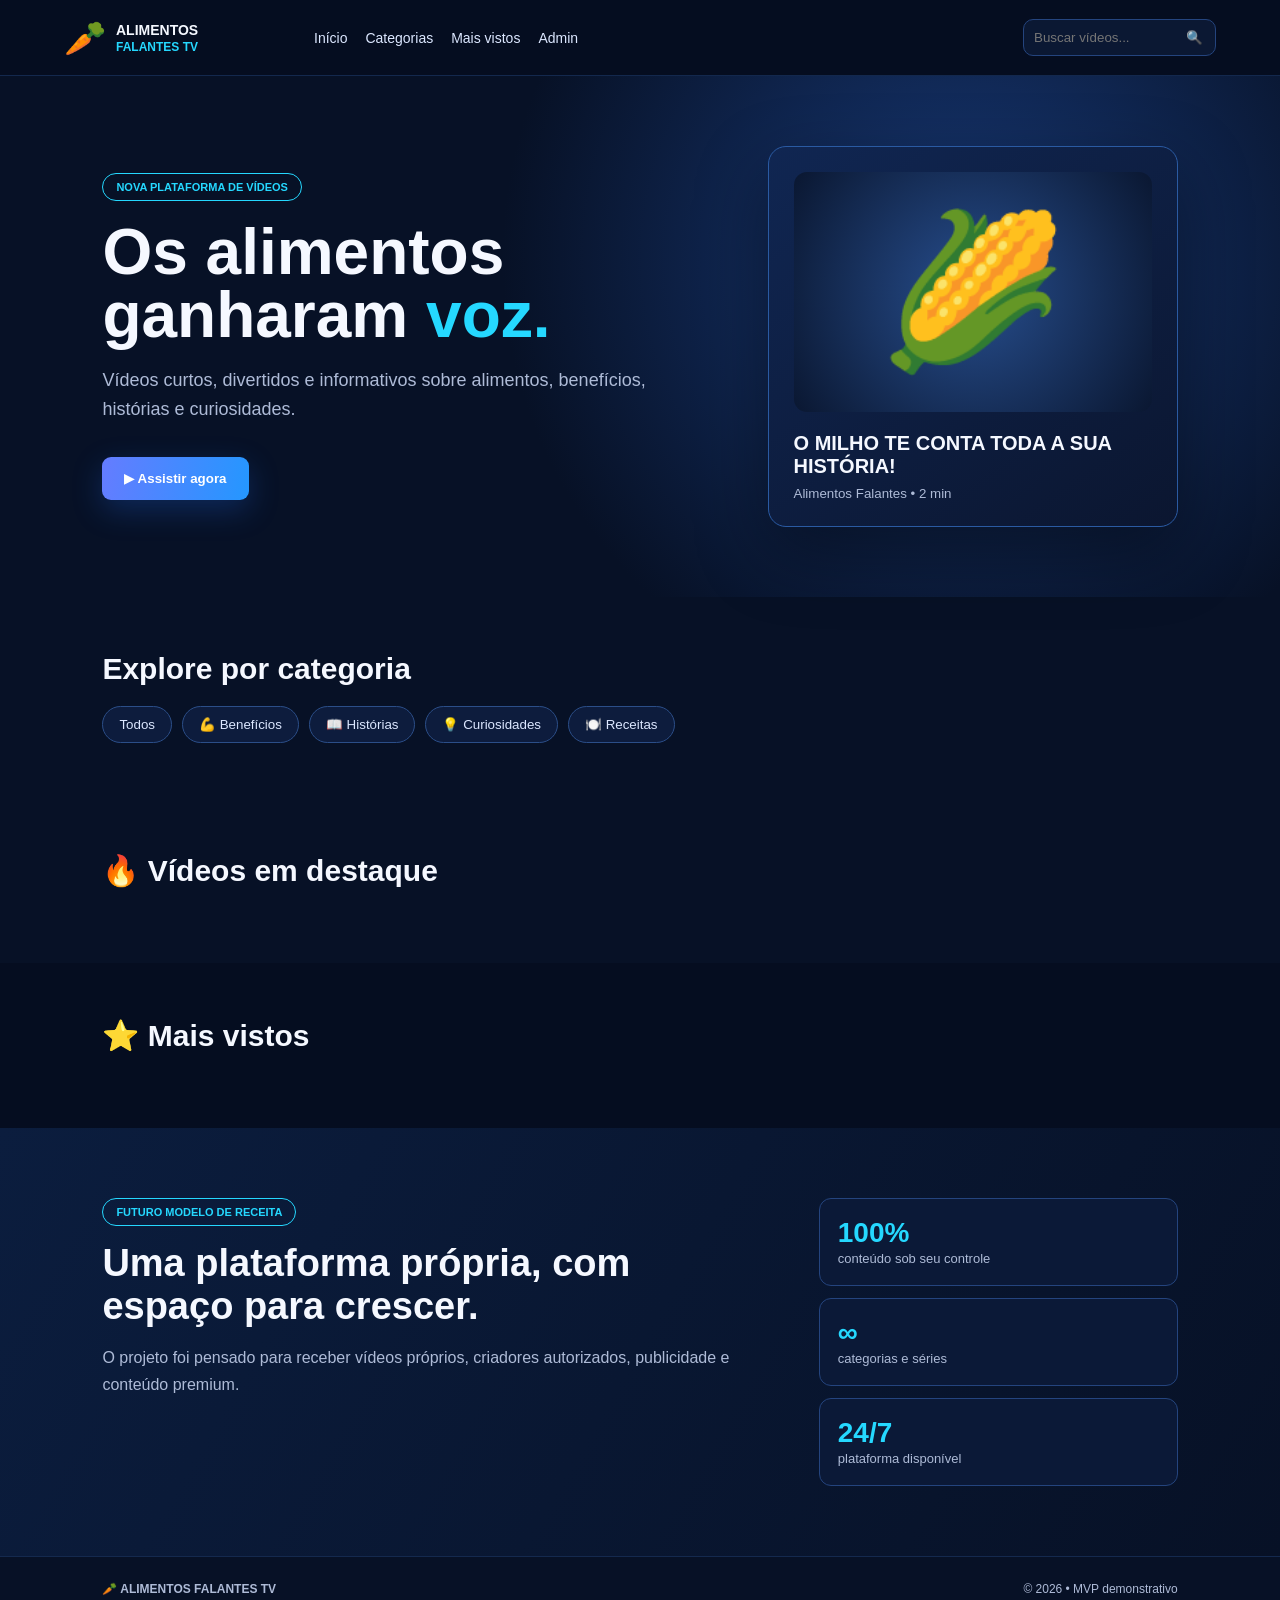
<file: index.html>
<!doctype html>
<html lang="pt-BR">
<head>
<meta charset="utf-8"><meta name="viewport" content="width=device-width,initial-scale=1">
<title>Alimentos Falantes TV</title>
<link rel="stylesheet" href="style.css">
</head>
<body>
<header class="topbar">
  <div class="brand"><span class="logo">🥕</span><div><strong>ALIMENTOS</strong><span>FALANTES TV</span></div></div>
  <nav><a href="#inicio">Início</a><a href="#categorias">Categorias</a><a href="#mais-vistos">Mais vistos</a><a href="admin.html">Admin</a></nav>
  <div class="search"><input id="search" placeholder="Buscar vídeos..."><button onclick="buscar()">🔍</button></div>
</header>
<main id="inicio">
<section class="hero"><div><span class="pill">NOVA PLATAFORMA DE VÍDEOS</span><h1>Os alimentos ganharam <em>voz.</em></h1><p>Vídeos curtos, divertidos e informativos sobre alimentos, benefícios, histórias e curiosidades.</p><button class="cta" onclick="document.querySelector('#videos').scrollIntoView({behavior:'smooth'})">▶ Assistir agora</button></div><div class="hero-card"><div class="hero-food">🌽</div><b>O MILHO TE CONTA TODA A SUA HISTÓRIA!</b><small>Alimentos Falantes • 2 min</small></div></section>
<section id="categorias" class="section"><div class="section-head"><h2>Explore por categoria</h2></div><div class="chips"><button data-cat="Todos">Todos</button><button data-cat="Benefícios">💪 Benefícios</button><button data-cat="Histórias">📖 Histórias</button><button data-cat="Curiosidades">💡 Curiosidades</button><button data-cat="Receitas">🍽️ Receitas</button></div></section>
<section id="videos" class="section"><div class="section-head"><h2>🔥 Vídeos em destaque</h2><span id="count"></span></div><div id="grid" class="grid"></div></section>
<section id="mais-vistos" class="section dark"><div class="section-head"><h2>⭐ Mais vistos</h2></div><div class="grid" id="popular"></div></section>
<section class="monetize"><div><span class="pill">FUTURO MODELO DE RECEITA</span><h2>Uma plataforma própria, com espaço para crescer.</h2><p>O projeto foi pensado para receber vídeos próprios, criadores autorizados, publicidade e conteúdo premium.</p></div><div class="stats"><div><b>100%</b><span>conteúdo sob seu controle</span></div><div><b>∞</b><span>categorias e séries</span></div><div><b>24/7</b><span>plataforma disponível</span></div></div></section>
</main>
<footer>
  <strong>🥕 ALIMENTOS FALANTES TV</strong>
  <span>© 2026 • MVP demonstrativo</span>
</footer>

<script src="https://cdn/npm/@supabase/supabase-js@2script>
 
<script srcscript>
 
<script src="app.js"></script>
</body>
</html>
</file>
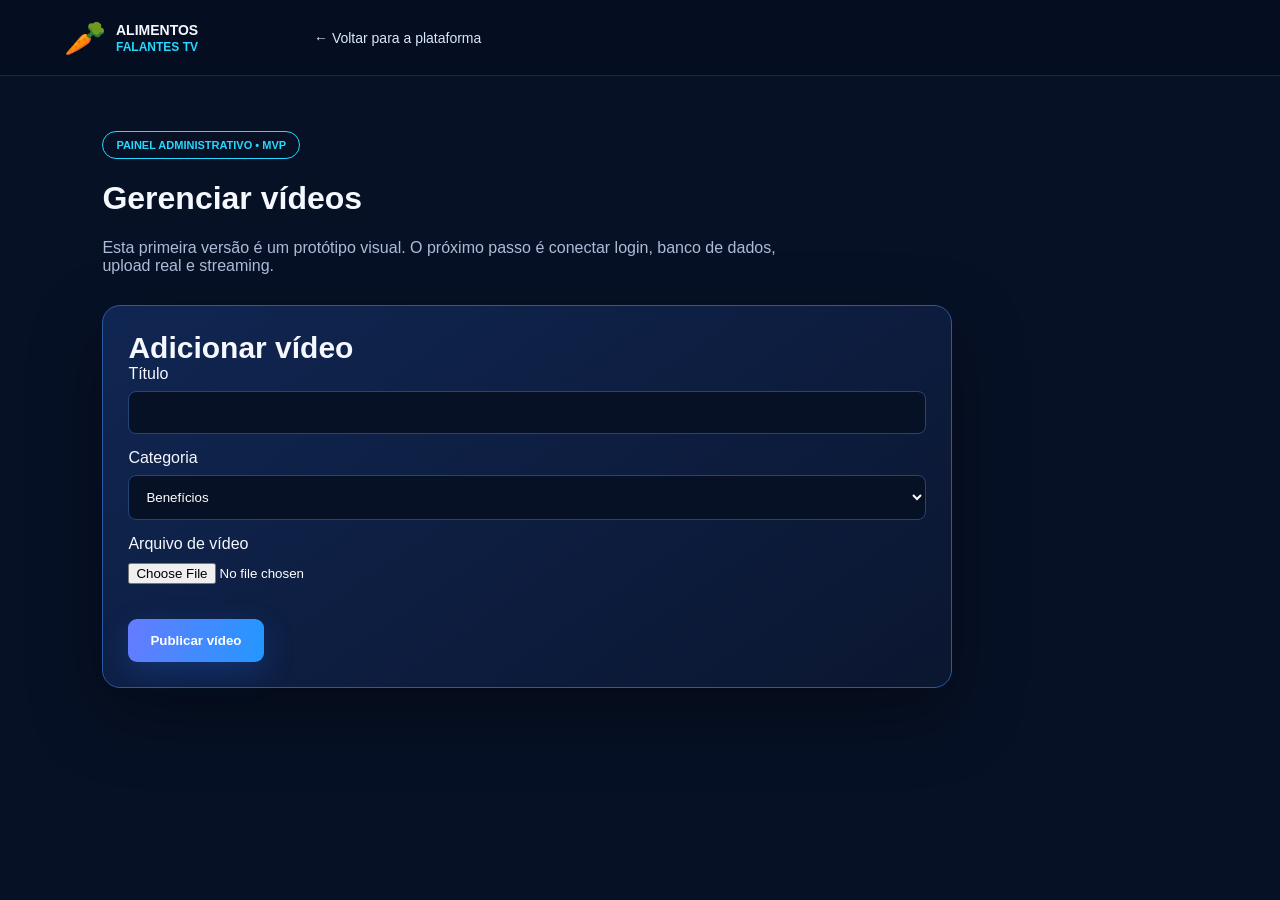
<file: admin.html>
<!doctype html><html lang="pt-BR"><head><meta charset="utf-8"><meta name="viewport" content="width=device-width,initial-scale=1"><title>Painel Admin • Alimentos Falantes TV</title><link rel="stylesheet" href="style.css"></head><body><header class="topbar"><div class="brand"><span class="logo">🥕</span><div><strong>ALIMENTOS</strong><span>FALANTES TV</span></div></div><nav><a href="index.html">← Voltar para a plataforma</a></nav></header><main class="section"><span class="pill">PAINEL ADMINISTRATIVO • MVP</span><h1>Gerenciar vídeos</h1><p style="color:var(--muted);max-width:700px">Esta primeira versão é um protótipo visual. O próximo passo é conectar login, banco de dados, upload real e streaming.</p><div class="hero-card" style="max-width:850px;margin-top:30px"><h2>Adicionar vídeo</h2><label>Título<br><input id="titulo" style="width:100%;padding:13px;margin:8px 0 15px;background:#071126;border:1px solid #24447e;color:white;border-radius:8px"></label><label>Categoria<br><select style="width:100%;padding:13px;margin:8px 0 15px;background:#071126;border:1px solid #24447e;color:white;border-radius:8px"><option>Benefícios</option><option>Histórias</option><option>Curiosidades</option><option>Receitas</option></select></label><label>Arquivo de vídeo<br><input type="file" accept="video/*" style="margin:10px 0 20px;color:white"></label><br><button class="cta" onclick="alert('No MVP, o formulário é demonstrativo. A próxima etapa conectará o upload a um serviço de vídeo.')">Publicar vídeo</button></div></main></body></html>
</file>
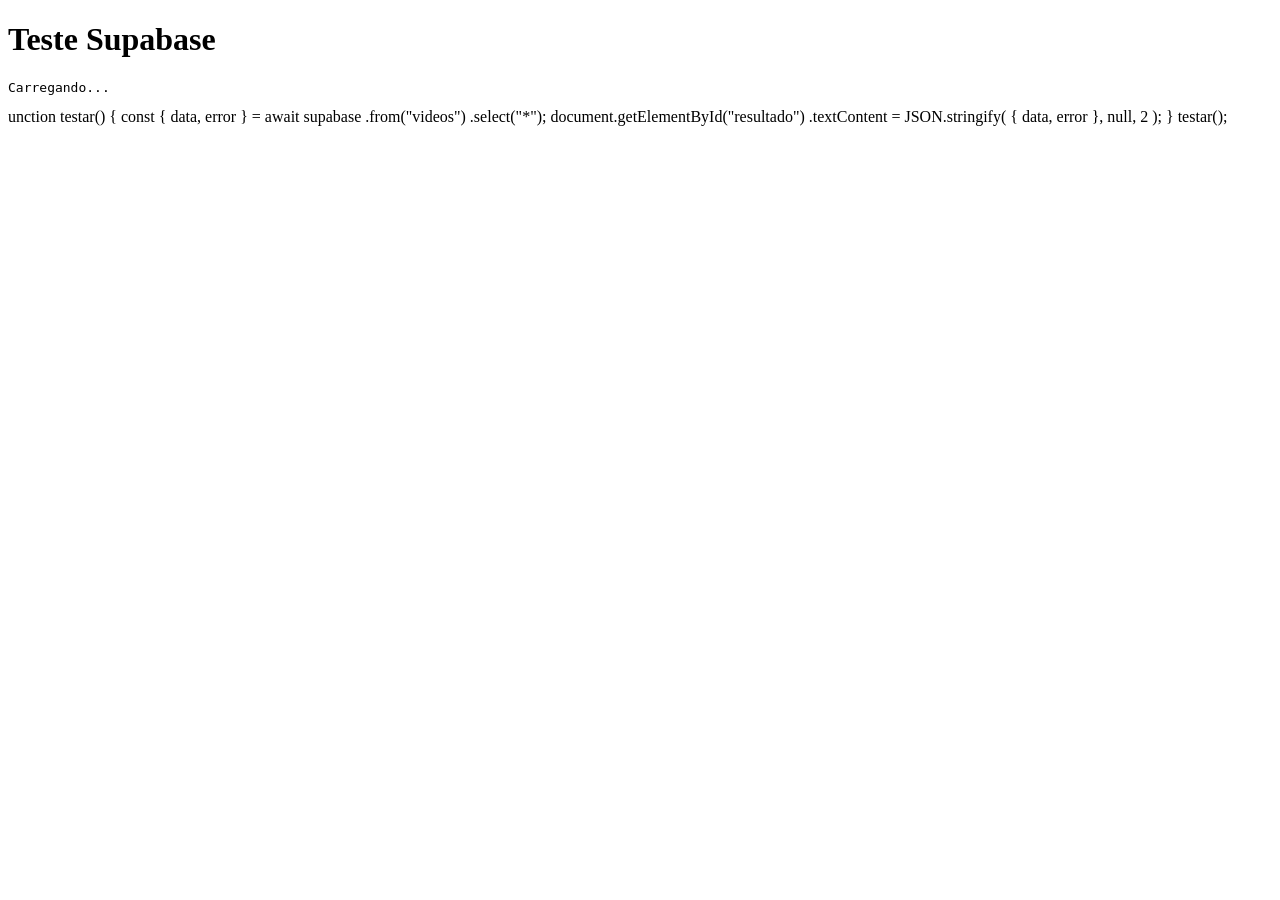
<file: teste-supabase.html>
<!DOCTYPE html>
<html>
<head>
    <meta charset="UTF-8">
    <title>Teste Supabase</title>
</head>
<body>

<h1>Teste Supabase</h1>

<pre id="resultado">
Carregando...
</pre>

<script src="https://cdn.jsdelivrabase/supabase-js@2script>

<script src="supabase.js"></script>

unction testar() {

    const { data, error } =
        await supabase
        .from("videos")
        .select("*");

    document.getElementById("resultado")
        .textContent =
        JSON.stringify(
            { data, error },
            null,
            2
        );
}

testar();

</script>

</body>
</html>
</file>
<file: style.css>
:root{--bg:#071126;--panel:#0d1b3a;--panel2:#101f43;--line:#24447e;--text:#f5f8ff;--muted:#aebbd7;--accent:#25d8ff;--accent2:#657cff}*{box-sizing:border-box}html{scroll-behavior:smooth}body{margin:0;background:var(--bg);color:var(--text);font-family:Inter,Arial,sans-serif}.topbar{height:76px;background:#050d20;border-bottom:1px solid #13284d;display:flex;align-items:center;padding:0 5%;gap:30px;position:sticky;top:0;z-index:5}.brand{display:flex;align-items:center;gap:10px;min-width:220px}.logo{font-size:34px}.brand strong,.brand span{display:block;line-height:1}.brand strong{font-size:14px}.brand div span{color:var(--accent);font-weight:800;font-size:12px;margin-top:4px}.topbar nav{display:flex;gap:18px;flex:1}.topbar nav a{color:#dce7ff;text-decoration:none;font-size:14px}.search{display:flex;background:#0b1833;border:1px solid var(--line);border-radius:10px;overflow:hidden}.search input{width:150px;background:transparent;border:0;color:white;padding:10px;outline:0}.search button{background:transparent;border:0;color:white;padding:0 12px}.hero{min-height:480px;padding:70px 8%;display:grid;grid-template-columns:1.2fr .8fr;gap:50px;align-items:center;background:radial-gradient(circle at 75% 35%,#173875 0,#071126 45%)}.pill{display:inline-block;border:1px solid var(--accent);border-radius:30px;padding:7px 13px;color:var(--accent);font-size:11px;font-weight:800}.hero h1{font-size:clamp(38px,5vw,68px);line-height:.98;margin:20px 0}.hero h1 em{font-style:normal;color:var(--accent)}.hero p{color:var(--muted);font-size:18px;max-width:620px;line-height:1.6}.cta{margin-top:15px;background:linear-gradient(100deg,var(--accent2),#2497ff);border:0;color:white;font-weight:800;padding:14px 22px;border-radius:9px;cursor:pointer;box-shadow:0 10px 30px #1d5fd44d}.hero-card{background:linear-gradient(145deg,#102652,#0b1630);border:1px solid #2a5aa2;border-radius:18px;padding:25px;box-shadow:0 25px 70px #0006}.hero-food{height:240px;border-radius:13px;background:radial-gradient(circle,#274e8e,#0a1731);display:grid;place-items:center;font-size:150px;margin-bottom:20px}.hero-card b{display:block;font-size:20px}.hero-card small{display:block;color:var(--muted);margin-top:8px}.section{padding:55px 8%}.section.dark{background:#050d20}.section-head{display:flex;align-items:center;justify-content:space-between;margin-bottom:20px}.section h2{font-size:30px;margin:0}.chips{display:flex;gap:10px;flex-wrap:wrap}.chips button{background:#0d1c3d;border:1px solid #2b4e88;color:#dce7ff;padding:10px 16px;border-radius:25px;cursor:pointer}.chips button.active,.chips button:hover{border-color:var(--accent);color:var(--accent)}.grid{display:grid;grid-template-columns:repeat(4,1fr);gap:18px}.card{background:var(--panel);border:1px solid #1c3768;border-radius:13px;overflow:hidden;cursor:pointer;transition:.2s}.card:hover{transform:translateY(-4px);border-color:#4a80d6}.thumb{height:155px;display:grid;place-items:center;font-size:75px;background:linear-gradient(135deg,#17356c,#0b1630);position:relative}.duration{position:absolute;right:8px;bottom:8px;background:#000c;padding:4px 7px;border-radius:5px;font-size:11px}.info{padding:13px}.info b{display:block;font-size:15px;line-height:1.35}.meta{color:var(--muted);font-size:12px;margin-top:8px}.monetize{padding:70px 8%;display:grid;grid-template-columns:1.3fr .7fr;gap:50px;background:linear-gradient(120deg,#0b1d3e,#071126)}.monetize h2{font-size:38px;margin:16px 0}.monetize p{color:var(--muted);line-height:1.7}.stats{display:grid;gap:12px}.stats div{border:1px solid var(--line);background:#0b1937;padding:18px;border-radius:12px}.stats b{display:block;color:var(--accent);font-size:28px}.stats span{color:var(--muted);font-size:13px}footer{padding:25px 8%;display:flex;justify-content:space-between;color:var(--muted);font-size:12px;border-top:1px solid #14294e}@media(max-width:900px){.topbar{height:auto;padding:14px 5%;flex-wrap:wrap}.topbar nav{order:3;width:100%;overflow:auto}.search{margin-left:auto}.hero,.monetize{grid-template-columns:1fr}.grid{grid-template-columns:repeat(2,1fr)}}@media(max-width:560px){.grid{grid-template-columns:1fr}.hero{padding:50px 6%}.section{padding:45px 6%}.topbar nav a{font-size:12px}.search input{width:110px}.hero-food{height:190px;font-size:110px}footer{display:block}.footer span{display:block}}
</file>
